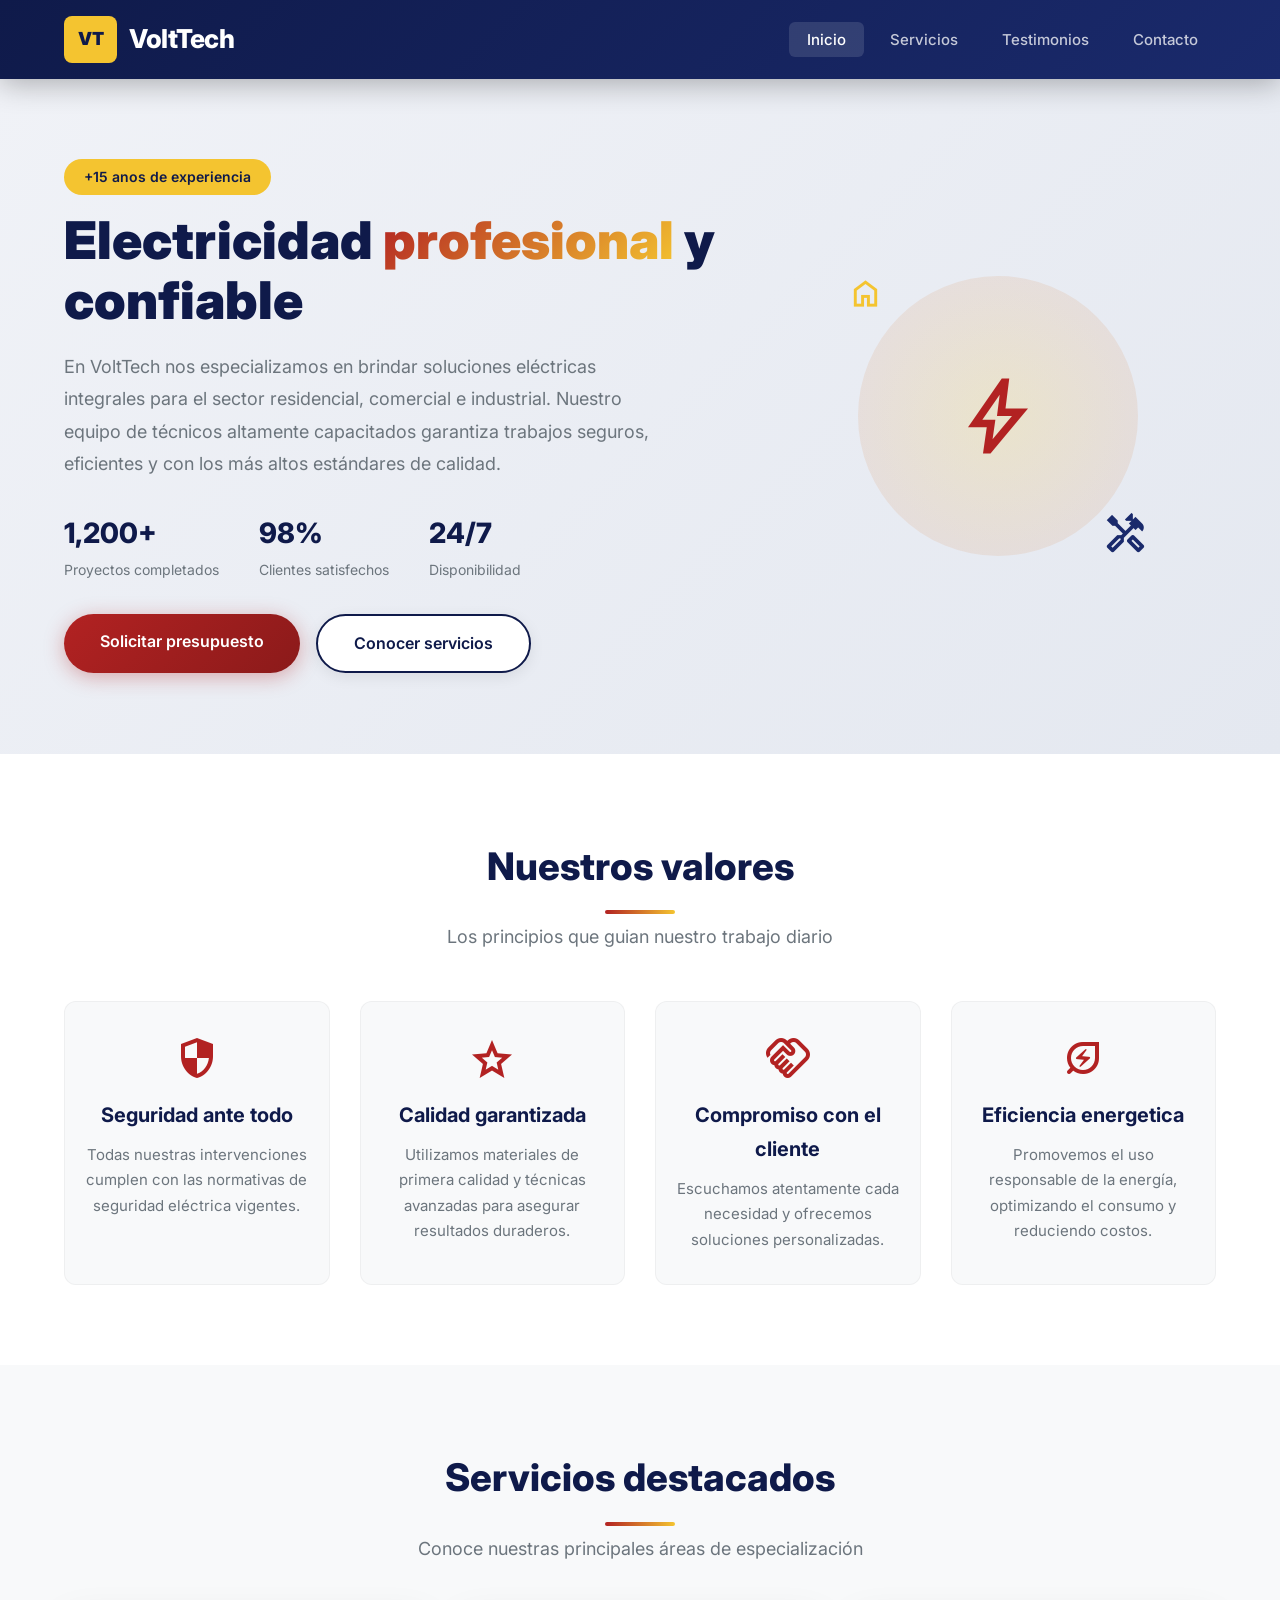
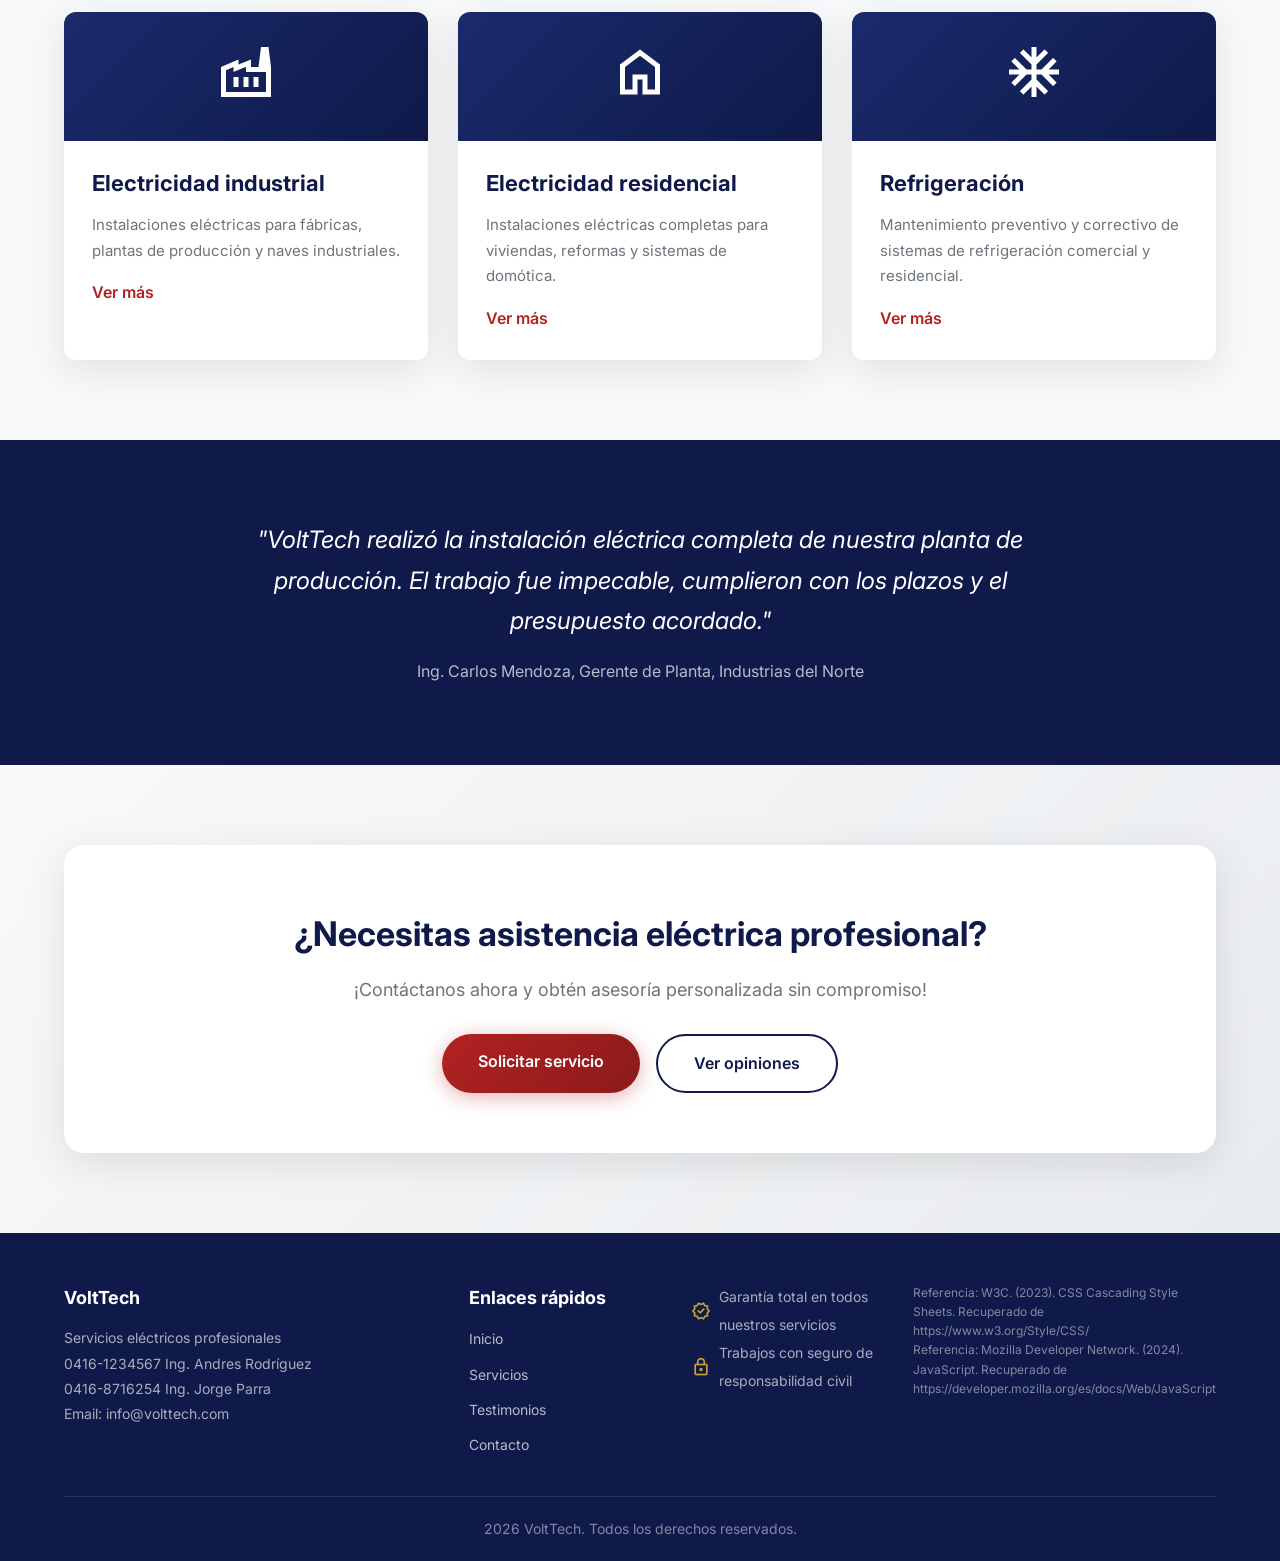
<file: index.html>
<!DOCTYPE html>
<html lang="es">
<head>
    <meta charset="UTF-8">
    <meta name="viewport" content="width=device-width, initial-scale=1.0">
    <title>VoltTech · Inicio | Soluciones Eléctricas Profesionales</title>
    <link rel="stylesheet" href="https://fonts.googleapis.com/css2?family=Inter:wght@300;400;500;600;700;800;900&display=swap">
    <link rel="stylesheet" href="https://fonts.googleapis.com/css2?family=Material+Symbols+Outlined:opsz,wght,FILL,GRAD@20..48,100..700,0,1" />
    <link rel="stylesheet" href="css/style.css">
</head>
<body>

    <header class="main-header">
        <div class="container">
            <div class="header-inner">
                <div class="logo">
                    <span class="logo-icon">VT</span>
                    <span class="logo-text">VoltTech</span>
                </div>
                <nav class="main-nav">
                    <ul>
                        <li><a href="index.html" class="nav-link active">Inicio</a></li>
                        <li><a href="servicios.html" class="nav-link">Servicios</a></li>
                        <li><a href="testimonios.html" class="nav-link">Testimonios</a></li>
                        <li><a href="contacto.html" class="nav-link">Contacto</a></li>
                    </ul>
                </nav>
            </div>
        </div>
    </header>

    <main>
        <section class="section hero">
            <div class="container">
                <div class="hero-grid">
                    <div class="hero-content">
                        <span class="hero-badge">+15 anos de experiencia</span>
                        <h1 class="hero-title">Electricidad <span class="highlight">profesional</span> y confiable</h1>
                        <p class="hero-desc">
                            En VoltTech nos especializamos en brindar soluciones eléctricas integrales para el sector residencial,
                            comercial e industrial. Nuestro equipo de técnicos altamente capacitados garantiza trabajos seguros,
                            eficientes y con los más altos estándares de calidad.
                        </p>
                        <div class="hero-stats">
                            <div class="stat-item">
                                <span class="stat-number">1,200+</span>
                                <span class="stat-label">Proyectos completados</span>
                            </div>
                            <div class="stat-item">
                                <span class="stat-number">98%</span>
                                <span class="stat-label">Clientes satisfechos</span>
                            </div>
                            <div class="stat-item">
                                <span class="stat-number">24/7</span>
                                <span class="stat-label">Disponibilidad</span>
                            </div>
                        </div>
                        <div class="hero-actions">
                            <a href="contacto.html" class="btn btn-primary">Solicitar presupuesto</a>
                            <a href="servicios.html" class="btn btn-secondary">Conocer servicios</a>
                        </div>
                    </div>
                    <div class="hero-visual">
                        <div class="hero-illustration">
                            <div class="circle-pulse"></div>
                            <span class="material-symbols-outlined icon-main">bolt</span>
                            <span class="material-symbols-outlined icon-secondary">handyman</span>
                            <span class="material-symbols-outlined icon-tertiary">home</span>
                        </div>
                    </div>
                </div>
            </div>
        </section>

        <section class="section values">
            <div class="container">
                <h2 class="section-title">Nuestros valores</h2>
                <p class="section-subtitle">Los principios que guian nuestro trabajo diario</p>
                <div class="values-grid">
                    <div class="value-card">
                        <span class="material-symbols-outlined value-icon">security</span>
                        <h3>Seguridad ante todo</h3>
                        <p>Todas nuestras intervenciones cumplen con las normativas de seguridad eléctrica vigentes.</p>
                    </div>
                    <div class="value-card">
                        <span class="material-symbols-outlined value-icon">star</span>
                        <h3>Calidad garantizada</h3>
                        <p>Utilizamos materiales de primera calidad y técnicas avanzadas para asegurar resultados duraderos.</p>
                    </div>
                    <div class="value-card">
                        <span class="material-symbols-outlined value-icon">handshake</span>
                        <h3>Compromiso con el cliente</h3>
                        <p>Escuchamos atentamente cada necesidad y ofrecemos soluciones personalizadas.</p>
                    </div>
                    <div class="value-card">
                        <span class="material-symbols-outlined value-icon">energy_savings_leaf</span>
                        <h3>Eficiencia energetica</h3>
                        <p>Promovemos el uso responsable de la energía, optimizando el consumo y reduciendo costos.</p>
                    </div>
                </div>
            </div>
        </section>

        <section class="section featured-services">
            <div class="container">
                <h2 class="section-title">Servicios destacados</h2>
                <p class="section-subtitle">Conoce nuestras principales áreas de especialización</p>
                <div class="featured-grid">
                    <div class="featured-card">
                        <div class="featured-image">
                            <span class="material-symbols-outlined">factory</span>
                        </div>
                        <div class="featured-content">
                            <h3>Electricidad industrial</h3>
                            <p>Instalaciones eléctricas para fábricas, plantas de producción y naves industriales.</p>
                            <a href="servicios.html#industrial" class="featured-link">Ver más</a>
                        </div>
                    </div>
                    <div class="featured-card">
                        <div class="featured-image">
                            <span class="material-symbols-outlined">home</span>
                        </div>
                        <div class="featured-content">
                            <h3>Electricidad residencial</h3>
                            <p>Instalaciones eléctricas completas para viviendas, reformas y sistemas de domótica.</p>
                            <a href="servicios.html#residencial" class="featured-link">Ver más</a>
                        </div>
                    </div>
                    <div class="featured-card">
                        <div class="featured-image">
                            <span class="material-symbols-outlined">ac_unit</span>
                        </div>
                        <div class="featured-content">
                            <h3>Refrigeración</h3>
                            <p>Mantenimiento preventivo y correctivo de sistemas de refrigeración comercial y residencial.</p>
                            <a href="servicios.html#refrigeracion" class="featured-link">Ver más</a>
                        </div>
                    </div>
                </div>
            </div>
        </section>

        <section class="section featured-testimonial">
            <div class="container">
                <div class="testimonial-highlight">
                    <blockquote>
                        "VoltTech realizó la instalación eléctrica completa de nuestra planta de producción. El trabajo fue impecable,
                        cumplieron con los plazos y el presupuesto acordado."
                    </blockquote>
                    <cite>Ing. Carlos Mendoza, Gerente de Planta, Industrias del Norte</cite>
                </div>
            </div>
        </section>

        <section class="section cta-section">
            <div class="container">
                <div class="cta-box">
                    <h2>¿Necesitas asistencia eléctrica profesional?</h2>
                    <p>¡Contáctanos ahora y obtén asesoría personalizada sin compromiso!</p>
                    <div class="cta-buttons">
                        <a href="contacto.html" class="btn btn-primary">Solicitar servicio</a>
                        <a href="testimonios.html" class="btn btn-outline">Ver opiniones</a>
                    </div>
                </div>
            </div>
        </section>
    </main>

    <footer class="main-footer">
        <div class="container">
            <div class="footer-grid">
                <div class="footer-info">
                    <h4>VoltTech</h4>
                    <p>Servicios eléctricos profesionales</p>
                        <p>0416-1234567 Ing. Andres Rodríguez</p>
                        <p>0416-8716254 Ing. Jorge Parra</p>
                    <p>Email: info@volttech.com</p>
                </div>
                <div class="footer-links">
                    <h4>Enlaces rápidos</h4>
                    <ul>
                        <li><a href="index.html">Inicio</a></li>
                        <li><a href="servicios.html">Servicios</a></li>
                        <li><a href="testimonios.html">Testimonios</a></li>
                        <li><a href="contacto.html">Contacto</a></li>
                    </ul>
                </div>
                <div class="footer-guarantee">
                    <p><span class="material-symbols-outlined">verified</span> Garantía total en todos nuestros servicios</p>
                    <p><span class="material-symbols-outlined">lock</span> Trabajos con seguro de responsabilidad civil</p>
                </div>
                <div class="footer-apa">
                    <p>Referencia: W3C. (2023). CSS Cascading Style Sheets. Recuperado de https://www.w3.org/Style/CSS/</p>
                    <p>Referencia: Mozilla Developer Network. (2024). JavaScript. Recuperado de https://developer.mozilla.org/es/docs/Web/JavaScript</p>
                </div>
            </div>
            <div class="footer-bottom">
                <p>2026 VoltTech. Todos los derechos reservados.</p>
            </div>
        </div>
    </footer>

    <script src="js/script.js"></script>
</body>
</html>
</file>
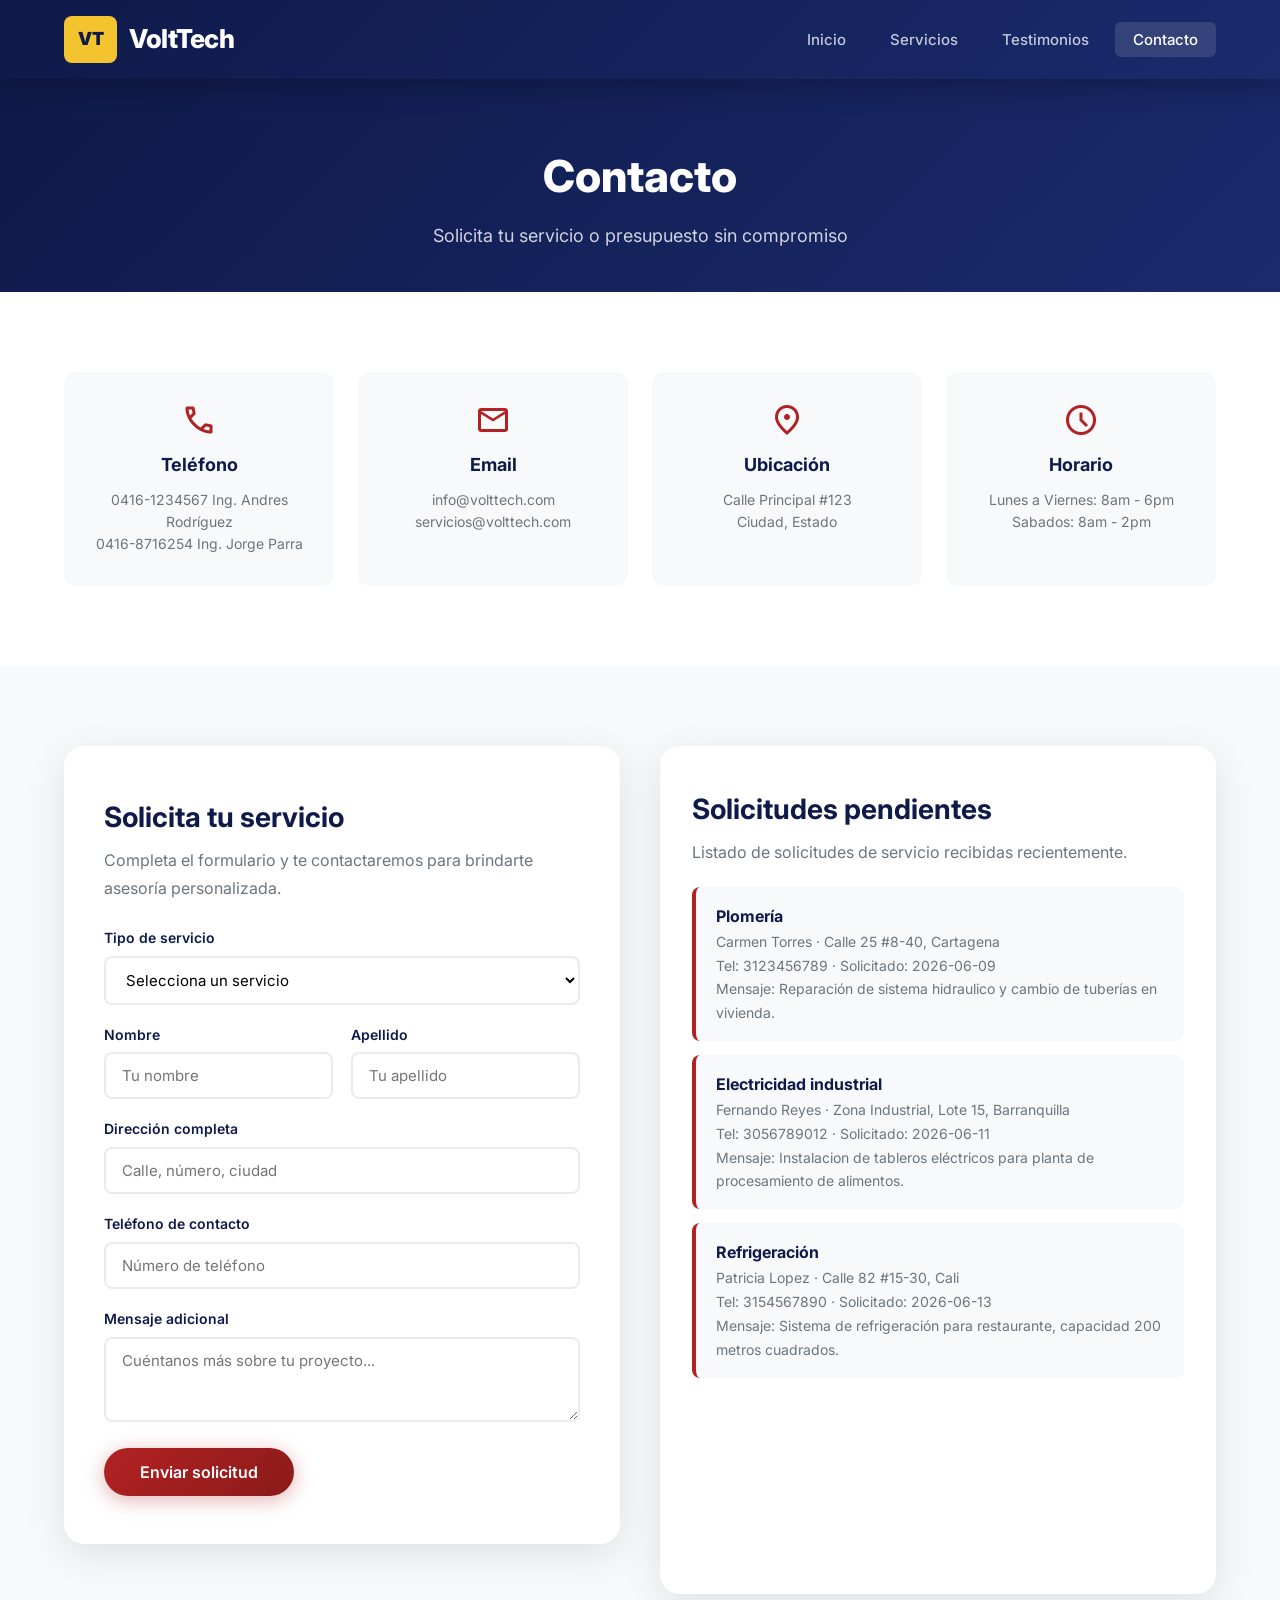
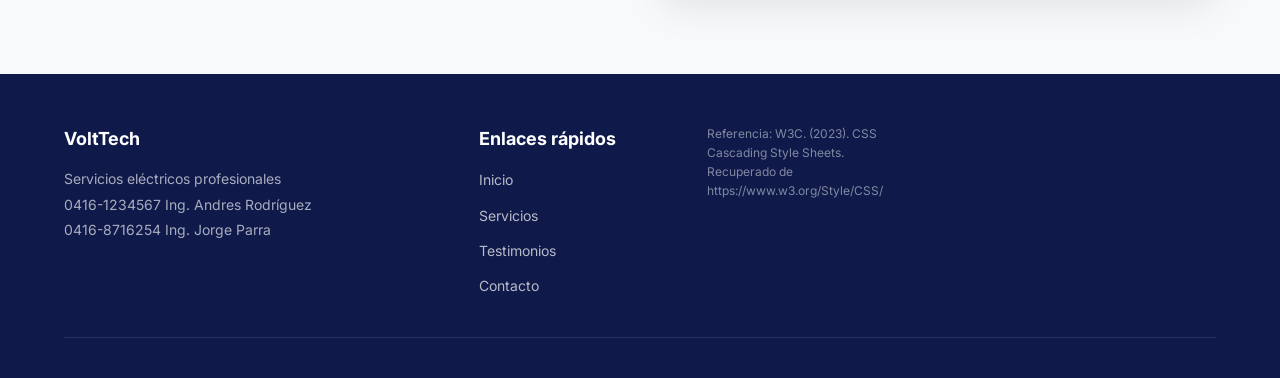
<file: contacto.html>
<!DOCTYPE html>
<html lang="es">
<head>
    <meta charset="UTF-8">
    <meta name="viewport" content="width=device-width, initial-scale=1.0">
    <title>VoltTech · Contacto | Solicita tu servicio eléctrico</title>
    <link rel="stylesheet" href="https://fonts.googleapis.com/css2?family=Inter:wght@300;400;500;600;700;800;900&display=swap">
    <link rel="stylesheet" href="https://fonts.googleapis.com/css2?family=Material+Symbols+Outlined:opsz,wght,FILL,GRAD@20..48,100..700,0,1" />
    <link rel="stylesheet" href="css/style.css">
</head>
<body>

    <header class="main-header">
        <div class="container">
            <div class="header-inner">
                <div class="logo">
                    <span class="logo-icon">VT</span>
                    <span class="logo-text">VoltTech</span>
                </div>
                <nav class="main-nav">
                    <ul>
                        <li><a href="index.html" class="nav-link">Inicio</a></li>
                        <li><a href="servicios.html" class="nav-link">Servicios</a></li>
                        <li><a href="testimonios.html" class="nav-link">Testimonios</a></li>
                        <li><a href="contacto.html" class="nav-link active">Contacto</a></li>
                    </ul>
                </nav>
            </div>
        </div>
    </header>

    <main>
        <section class="section page-header">
            <div class="container">
                <h1 class="page-title">Contacto</h1>
                <p class="page-subtitle">Solicita tu servicio o presupuesto sin compromiso</p>
            </div>
        </section>

        <section class="section contact-info">
            <div class="container">
                <div class="contact-cards">
                    <div class="contact-card">
                        <span class="material-symbols-outlined contact-card-icon">call</span>
                        <h3>Teléfono</h3>
                        <p>0416-1234567 Ing. Andres Rodríguez</p>
                        <p>0416-8716254 Ing. Jorge Parra</p>
                    </div>
                    <div class="contact-card">
                        <span class="material-symbols-outlined contact-card-icon">mail</span>
                        <h3>Email</h3>
                        <p>info@volttech.com</p>
                        <p>servicios@volttech.com</p>
                    </div>
                    <div class="contact-card">
                        <span class="material-symbols-outlined contact-card-icon">location_on</span>
                        <h3>Ubicación</h3>
                        <p>Calle Principal #123</p>
                        <p>Ciudad, Estado</p>
                    </div>
                    <div class="contact-card">
                        <span class="material-symbols-outlined contact-card-icon">schedule</span>
                        <h3>Horario</h3>
                        <p>Lunes a Viernes: 8am - 6pm</p>
                        <p>Sabados: 8am - 2pm</p>
                    </div>
                </div>
            </div>
        </section>

        <section class="section contact-form-section">
            <div class="container">
                <div class="contact-grid">
                    <div class="contact-form-container">
                        <h2>Solicita tu servicio</h2>
                        <p>Completa el formulario y te contactaremos para brindarte asesoría personalizada.</p>
                        <form id="serviceForm" class="service-form">
                            <div class="form-group">
                                <label for="servicioTipo">Tipo de servicio</label>
                                <select id="servicioTipo" required>
                                    <option value="">Selecciona un servicio</option>
                                    <option value="Electricidad industrial">Electricidad industrial</option>
                                    <option value="Electricidad residencial">Electricidad residencial</option>
                                    <option value="Mantenimiento de plantas electricas">Mantenimiento de plantas eléctricas</option>
                                    <option value="Refrigeracion">Refrigeración</option>
                                    <option value="Plomeria">Plomería</option>
                                    <option value="Otro">Otro</option>
                                </select>
                            </div>
                            <div class="form-row">
                                <div class="form-group">
                                    <label for="nombreCliente">Nombre</label>
                                    <input type="text" id="nombreCliente" placeholder="Tu nombre" required>
                                </div>
                                <div class="form-group">
                                    <label for="apellidoCliente">Apellido</label>
                                    <input type="text" id="apellidoCliente" placeholder="Tu apellido" required>
                                </div>
                            </div>
                            <div class="form-group">
                                <label for="direccion">Dirección completa</label>
                                <input type="text" id="direccion" placeholder="Calle, número, ciudad" required>
                            </div>
                            <div class="form-group">
                                <label for="telefono">Teléfono de contacto</label>
                                <input type="tel" id="telefono" placeholder="Número de teléfono" required>
                            </div>
                            <div class="form-group">
                                <label for="mensaje">Mensaje adicional</label>
                                <textarea id="mensaje" placeholder="Cuéntanos más sobre tu proyecto..." rows="3"></textarea>
                            </div>
                            <button type="submit" class="btn btn-primary">Enviar solicitud</button>
                        </form>
                    </div>

                    <div class="request-list-container">
                        <h2>Solicitudes pendientes</h2>
                        <p>Listado de solicitudes de servicio recibidas recientemente.</p>
                        <ul id="requestList" class="request-list">
                        </ul>
                    </div>
                </div>
            </div>
        </section>
    </main>

    <footer class="main-footer">
        <div class="container">
            <div class="footer-grid">
                <div class="footer-info">
                    <h4>VoltTech</h4>
                    <p>Servicios eléctricos profesionales</p>
                        <p>0416-1234567 Ing. Andres Rodríguez</p>
                        <p>0416-8716254 Ing. Jorge Parra</p>
                </div>
                <div class="footer-links">
                    <h4>Enlaces rápidos</h4>
                    <ul>
                        <li><a href="index.html">Inicio</a></li>
                        <li><a href="servicios.html">Servicios</a></li>
                        <li><a href="testimonios.html">Testimonios</a></li>
                        <li><a href="contacto.html">Contacto</a></li>
                    </ul>
                </div>
                <div class="footer-apa">
                    <p>Referencia: W3C. (2023). CSS Cascading Style Sheets. Recuperado de https://www.w3.org/Style/CSS/</p>
                </div>
            </div>
        </div>
    </footer>

    <script src="js/script.js"></script>
</body>
</html>
</file>
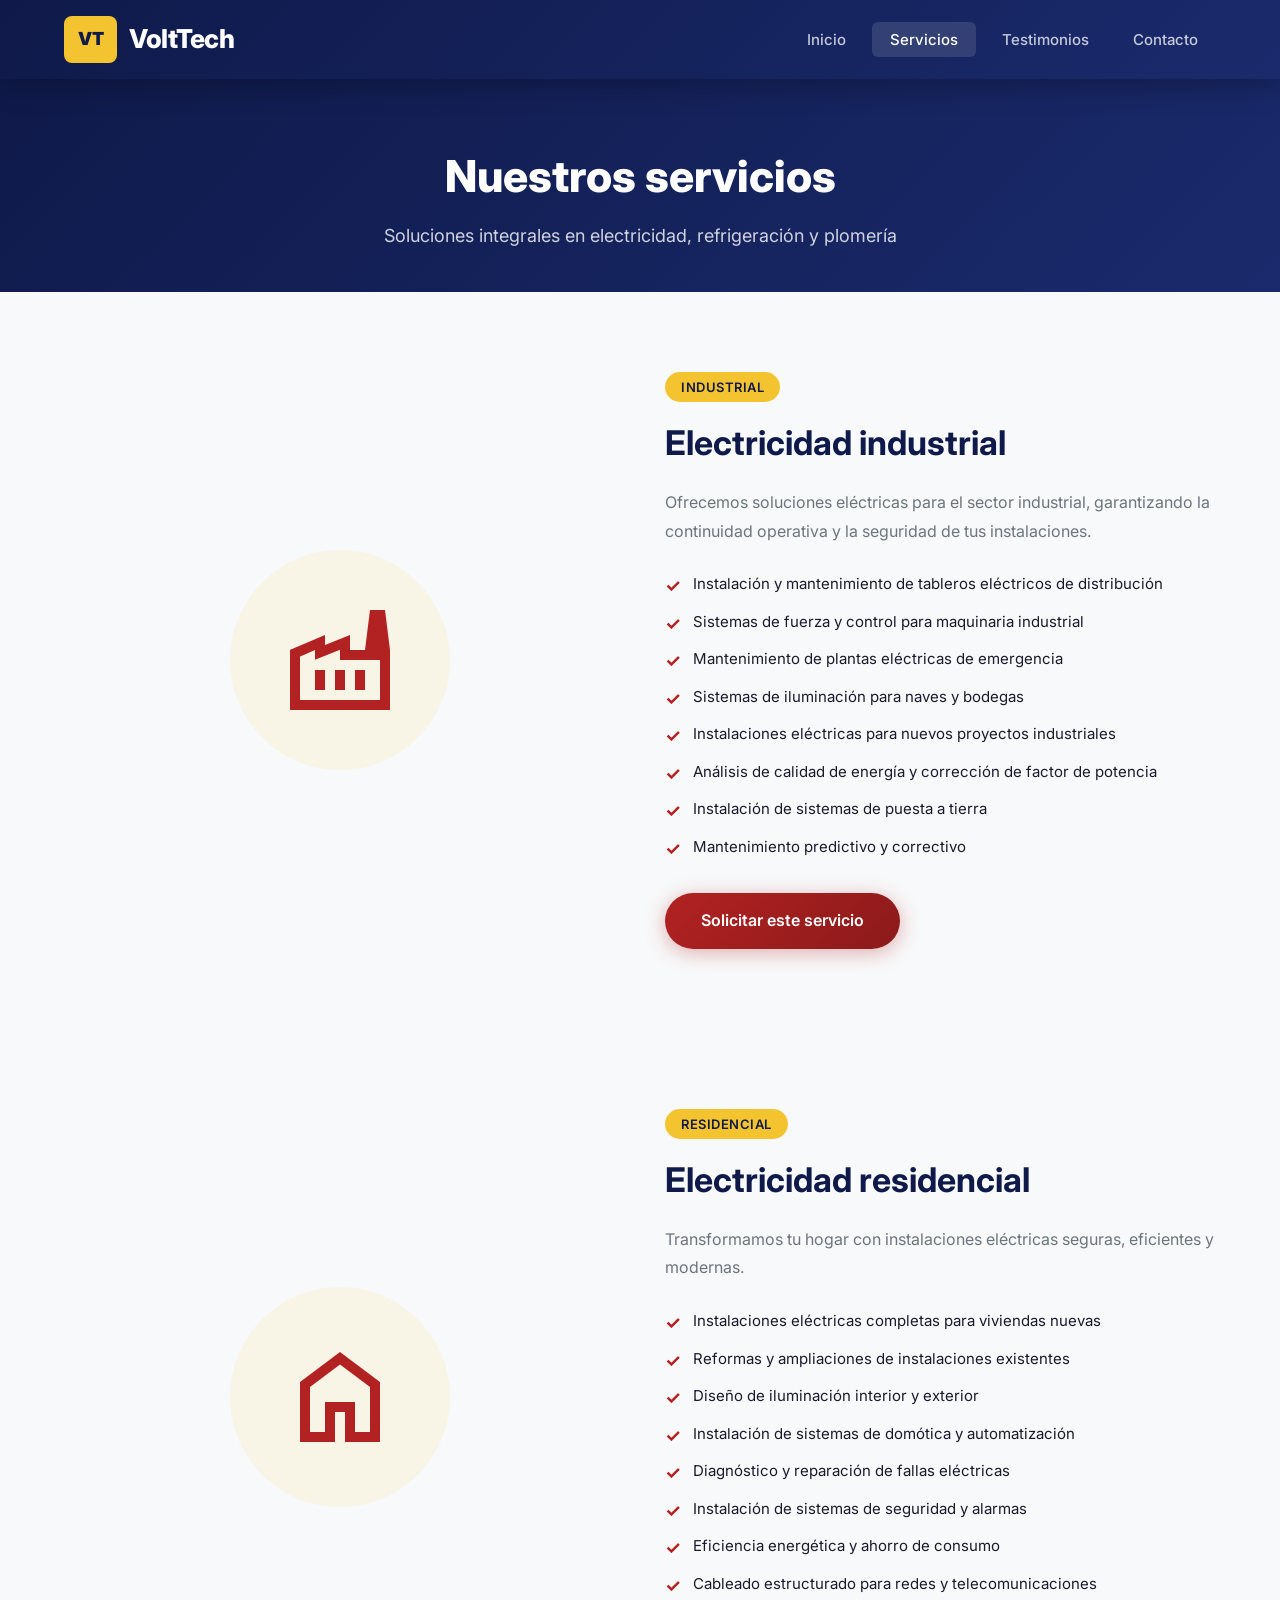
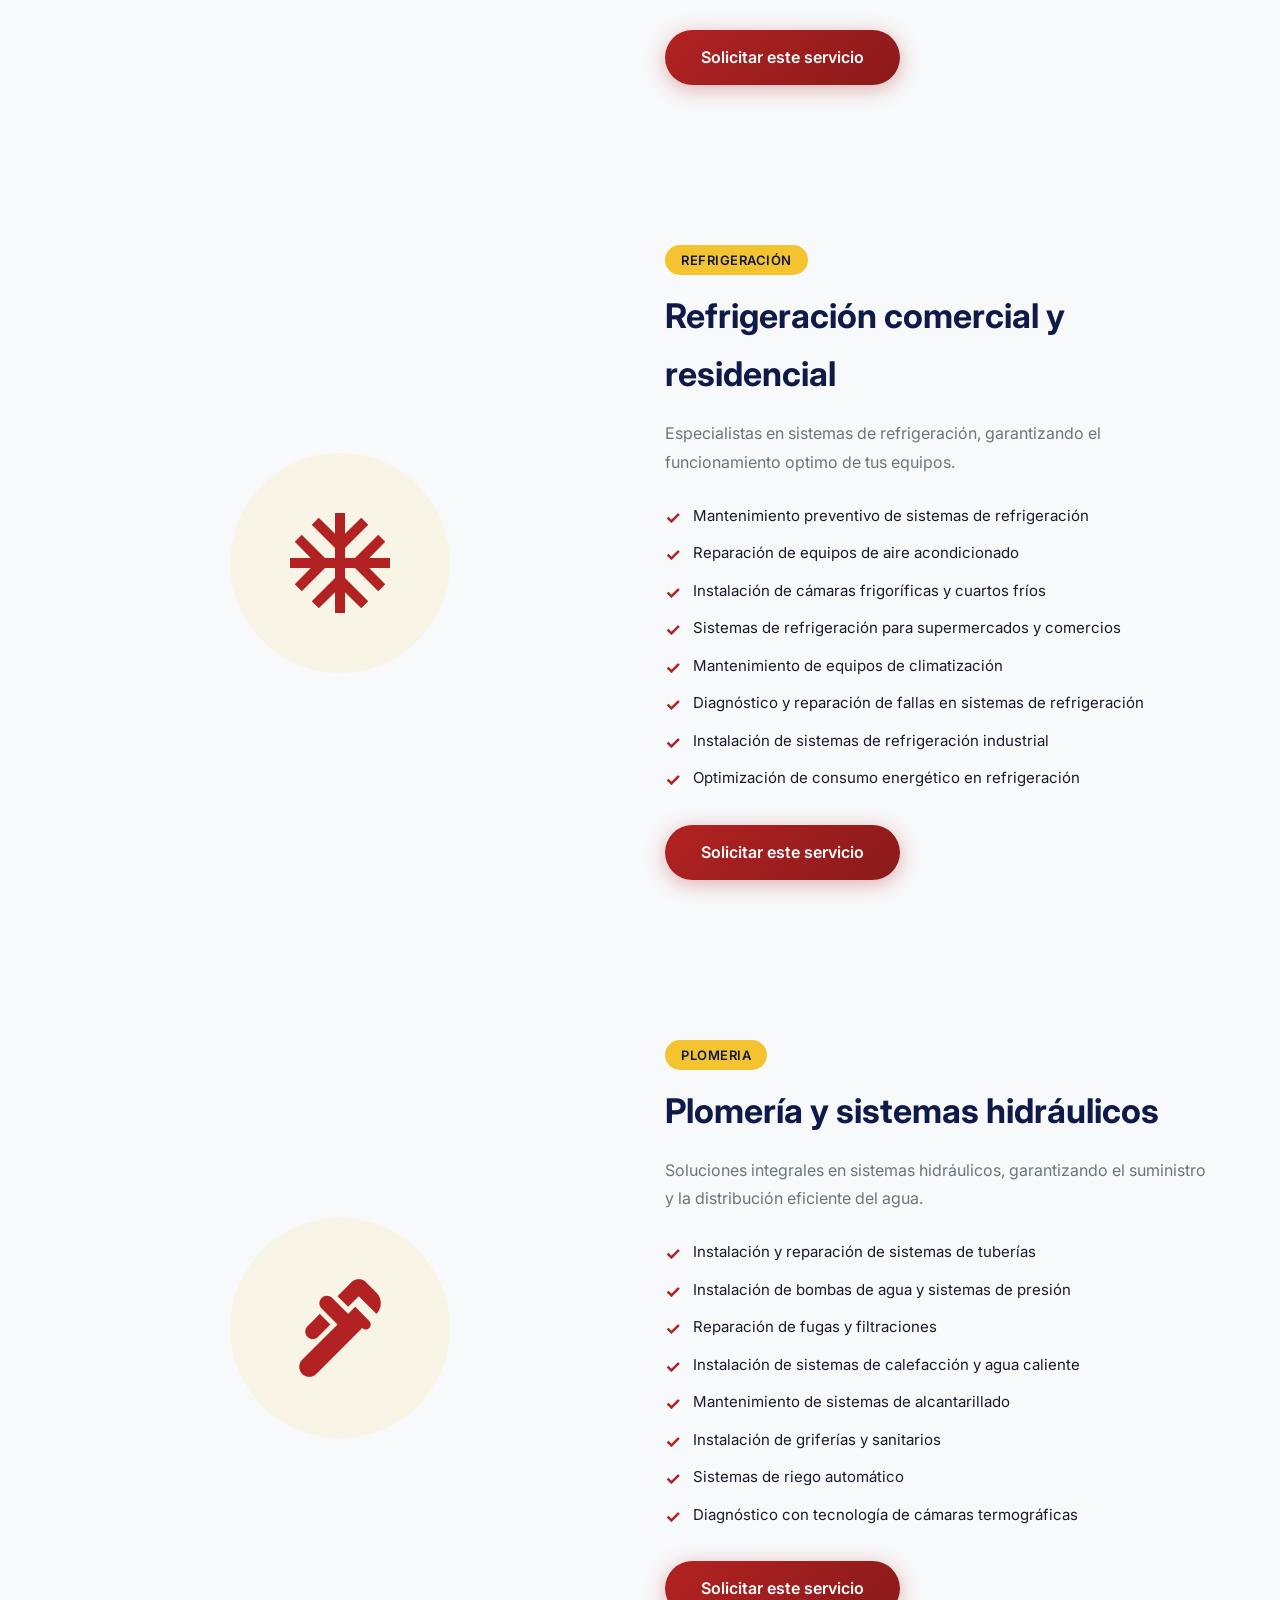
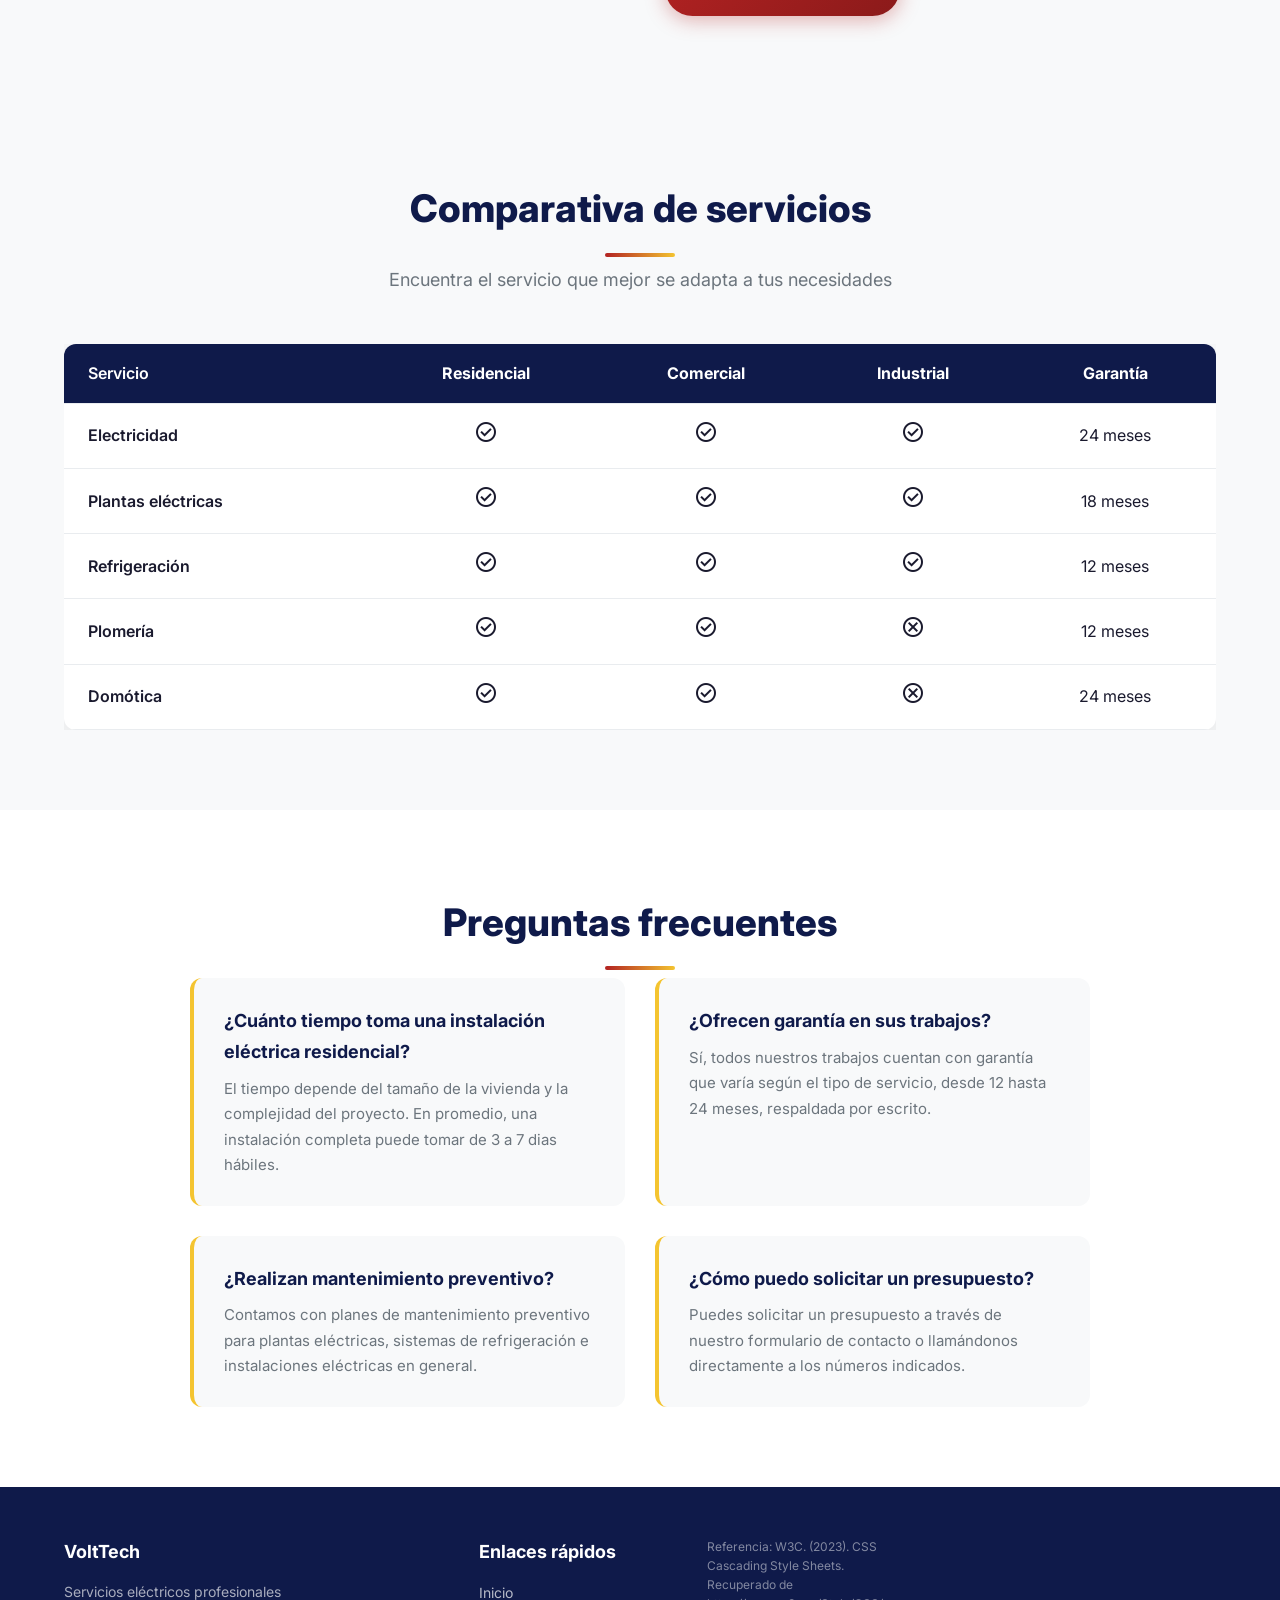
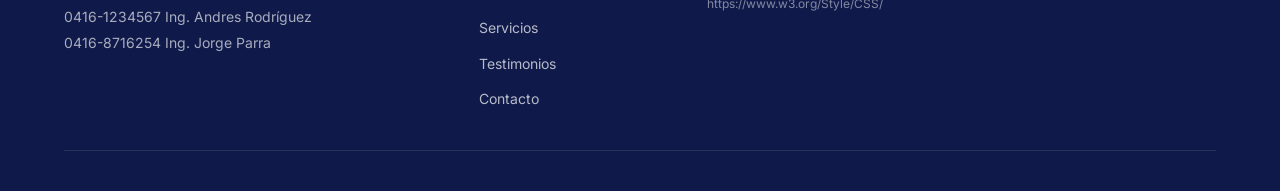
<file: servicios.html>
<!DOCTYPE html>
<html lang="es">
<head>
    <meta charset="UTF-8">
    <meta name="viewport" content="width=device-width, initial-scale=1.0">
    <title>VoltTech · Servicios | Soluciones Eléctricas Profesionales</title>
    <link rel="stylesheet" href="https://fonts.googleapis.com/css2?family=Inter:wght@300;400;500;600;700;800;900&display=swap">
    <link rel="stylesheet" href="https://fonts.googleapis.com/css2?family=Material+Symbols+Outlined:opsz,wght,FILL,GRAD@20..48,100..700,0,1" />
    <link rel="stylesheet" href="css/style.css">
</head>
<body>

    <header class="main-header">
        <div class="container">
            <div class="header-inner">
                <div class="logo">
                    <span class="logo-icon">VT</span>
                    <span class="logo-text">VoltTech</span>
                </div>
                <nav class="main-nav">
                    <ul>
                        <li><a href="index.html" class="nav-link">Inicio</a></li>
                        <li><a href="servicios.html" class="nav-link active">Servicios</a></li>
                        <li><a href="testimonios.html" class="nav-link">Testimonios</a></li>
                        <li><a href="contacto.html" class="nav-link">Contacto</a></li>
                    </ul>
                </nav>
            </div>
        </div>
    </header>

    <main>
        <section class="section page-header">
            <div class="container">
                <h1 class="page-title">Nuestros servicios</h1>
                <p class="page-subtitle">Soluciones integrales en electricidad, refrigeración y plomería</p>
            </div>
        </section>

        <section id="industrial" class="section service-detail">
            <div class="container">
                <div class="service-detail-grid reverse">
                    <div class="service-detail-content">
                        <span class="service-tag">Industrial</span>
                        <h2>Electricidad industrial</h2>
                        <p>Ofrecemos soluciones eléctricas para el sector industrial, garantizando la continuidad operativa y la seguridad de tus instalaciones.</p>
                        <ul class="service-features">
                            <li>Instalación y mantenimiento de tableros eléctricos de distribución</li>
                            <li>Sistemas de fuerza y control para maquinaria industrial</li>
                            <li>Mantenimiento de plantas eléctricas de emergencia</li>
                            <li>Sistemas de iluminación para naves y bodegas</li>
                            <li>Instalaciones eléctricas para nuevos proyectos industriales</li>
                            <li>Análisis de calidad de energía y corrección de factor de potencia</li>
                            <li>Instalación de sistemas de puesta a tierra</li>
                            <li>Mantenimiento predictivo y correctivo</li>
                        </ul>
                        <a href="contacto.html" class="btn btn-primary">Solicitar este servicio</a>
                    </div>
                    <div class="service-detail-image">
                        <span class="material-symbols-outlined service-icon-large">factory</span>
                    </div>
                </div>
            </div>
        </section>

        <section id="residencial" class="section service-detail alt-bg">
            <div class="container">
                <div class="service-detail-grid">
                    <div class="service-detail-image">
                        <span class="material-symbols-outlined service-icon-large">home</span>
                    </div>
                    <div class="service-detail-content">
                        <span class="service-tag">Residencial</span>
                        <h2>Electricidad residencial</h2>
                        <p>Transformamos tu hogar con instalaciones eléctricas seguras, eficientes y modernas.</p>
                        <ul class="service-features">
                            <li>Instalaciones eléctricas completas para viviendas nuevas</li>
                            <li>Reformas y ampliaciones de instalaciones existentes</li>
                            <li>Diseño de iluminación interior y exterior</li>
                            <li>Instalación de sistemas de domótica y automatización</li>
                            <li>Diagnóstico y reparación de fallas eléctricas</li>
                            <li>Instalación de sistemas de seguridad y alarmas</li>
                            <li>Eficiencia energética y ahorro de consumo</li>
                            <li>Cableado estructurado para redes y telecomunicaciones</li>
                        </ul>
                        <a href="contacto.html" class="btn btn-primary">Solicitar este servicio</a>
                    </div>
                </div>
            </div>
        </section>

        <section id="refrigeracion" class="section service-detail">
            <div class="container">
                <div class="service-detail-grid reverse">
                    <div class="service-detail-content">
                        <span class="service-tag">Refrigeración</span>
                        <h2>Refrigeración comercial y residencial</h2>
                        <p>Especialistas en sistemas de refrigeración, garantizando el funcionamiento optimo de tus equipos.</p>
                        <ul class="service-features">
                            <li>Mantenimiento preventivo de sistemas de refrigeración</li>
                            <li>Reparación de equipos de aire acondicionado</li>
                            <li>Instalación de cámaras frigoríficas y cuartos fríos</li>
                            <li>Sistemas de refrigeración para supermercados y comercios</li>
                            <li>Mantenimiento de equipos de climatización</li>
                            <li>Diagnóstico y reparación de fallas en sistemas de refrigeración</li>
                            <li>Instalación de sistemas de refrigeración industrial</li>
                            <li>Optimización de consumo energético en refrigeración</li>
                        </ul>
                        <a href="contacto.html" class="btn btn-primary">Solicitar este servicio</a>
                    </div>
                    <div class="service-detail-image">
                        <span class="material-symbols-outlined service-icon-large">ac_unit</span>
                    </div>
                </div>
            </div>
        </section>

        <section id="plomeria" class="section service-detail alt-bg">
            <div class="container">
                <div class="service-detail-grid">
                    <div class="service-detail-image">
                        <span class="material-symbols-outlined service-icon-large">plumbing</span>
                    </div>
                    <div class="service-detail-content">
                        <span class="service-tag">Plomeria</span>
                        <h2>Plomería y sistemas hidráulicos</h2>
                        <p>Soluciones integrales en sistemas hidráulicos, garantizando el suministro y la distribución eficiente del agua.</p>
                        <ul class="service-features">
                            <li>Instalación y reparación de sistemas de tuberías</li>
                            <li>Instalación de bombas de agua y sistemas de presión</li>
                            <li>Reparación de fugas y filtraciones</li>
                            <li>Instalación de sistemas de calefacción y agua caliente</li>
                            <li>Mantenimiento de sistemas de alcantarillado</li>
                            <li>Instalación de griferías y sanitarios</li>
                            <li>Sistemas de riego automático</li>
                            <li>Diagnóstico con tecnología de cámaras termográficas</li>
                        </ul>
                        <a href="contacto.html" class="btn btn-primary">Solicitar este servicio</a>
                    </div>
                </div>
            </div>
        </section>

        <section class="section service-comparison">
            <div class="container">
                <h2 class="section-title">Comparativa de servicios</h2>
                <p class="section-subtitle">Encuentra el servicio que mejor se adapta a tus necesidades</p>
                <div class="table-wrapper">
                    <table class="comparison-table">
                        <thead>
                            <tr>
                                <th>Servicio</th>
                                <th>Residencial</th>
                                <th>Comercial</th>
                                <th>Industrial</th>
                                <th>Garantía</th>
                            </tr>
                        </thead>
                        <tbody>
                            <tr>
                                <td>Electricidad</td>
                                <td><span class="material-symbols-outlined">check_circle</span></td>
                                <td><span class="material-symbols-outlined">check_circle</span></td>
                                <td><span class="material-symbols-outlined">check_circle</span></td>
                                <td>24 meses</td>
                            </tr>
                            <tr>
                                <td>Plantas eléctricas</td>
                                <td><span class="material-symbols-outlined">check_circle</span></td>
                                <td><span class="material-symbols-outlined">check_circle</span></td>
                                <td><span class="material-symbols-outlined">check_circle</span></td>
                                <td>18 meses</td>
                            </tr>
                            <tr>
                                <td>Refrigeración</td>
                                <td><span class="material-symbols-outlined">check_circle</span></td>
                                <td><span class="material-symbols-outlined">check_circle</span></td>
                                <td><span class="material-symbols-outlined">check_circle</span></td>
                                <td>12 meses</td>
                            </tr>
                            <tr>
                                <td>Plomería</td>
                                <td><span class="material-symbols-outlined">check_circle</span></td>
                                <td><span class="material-symbols-outlined">check_circle</span></td>
                                <td><span class="material-symbols-outlined">cancel</span></td>
                                <td>12 meses</td>
                            </tr>
                            <tr>
                                <td>Domótica</td>
                                <td><span class="material-symbols-outlined">check_circle</span></td>
                                <td><span class="material-symbols-outlined">check_circle</span></td>
                                <td><span class="material-symbols-outlined">cancel</span></td>
                                <td>24 meses</td>
                            </tr>
                        </tbody>
                    </table>
                </div>
            </div>
        </section>

        <section class="section faq">
            <div class="container">
                <h2 class="section-title">Preguntas frecuentes</h2>
                <div class="faq-grid">
                    <div class="faq-item">
                        <h3>¿Cuánto tiempo toma una instalación eléctrica residencial?</h3>
                        <p>El tiempo depende del tamaño de la vivienda y la complejidad del proyecto. En promedio, una instalación completa puede tomar de 3 a 7 dias hábiles.</p>
                    </div>
                    <div class="faq-item">
                        <h3>¿Ofrecen garantía en sus trabajos?</h3>
                        <p>Sí, todos nuestros trabajos cuentan con garantía que varía según el tipo de servicio, desde 12 hasta 24 meses, respaldada por escrito.</p>
                    </div>
                    <div class="faq-item">
                        <h3>¿Realizan mantenimiento preventivo?</h3>
                        <p>Contamos con planes de mantenimiento preventivo para plantas eléctricas, sistemas de refrigeración e instalaciones eléctricas en general.</p>
                    </div>
                    <div class="faq-item">
                        <h3>¿Cómo puedo solicitar un presupuesto?</h3>
                        <p>Puedes solicitar un presupuesto a través de nuestro formulario de contacto o llamándonos directamente a los números indicados.</p>
                    </div>
                </div>
            </div>
        </section>
    </main>

    <footer class="main-footer">
        <div class="container">
            <div class="footer-grid">
                <div class="footer-info">
                    <h4>VoltTech</h4>
                    <p>Servicios eléctricos profesionales</p>
                        <p>0416-1234567 Ing. Andres Rodríguez</p>
                        <p>0416-8716254 Ing. Jorge Parra</p>
                </div>
                <div class="footer-links">
                    <h4>Enlaces rápidos</h4>
                    <ul>
                        <li><a href="index.html">Inicio</a></li>
                        <li><a href="servicios.html">Servicios</a></li>
                        <li><a href="testimonios.html">Testimonios</a></li>
                        <li><a href="contacto.html">Contacto</a></li>
                    </ul>
                </div>
                <div class="footer-apa">
                    <p>Referencia: W3C. (2023). CSS Cascading Style Sheets. Recuperado de https://www.w3.org/Style/CSS/</p>
                </div>
            </div>
        </div>
    </footer>

    <script src="js/script.js"></script>
</body>
</html>
</file>
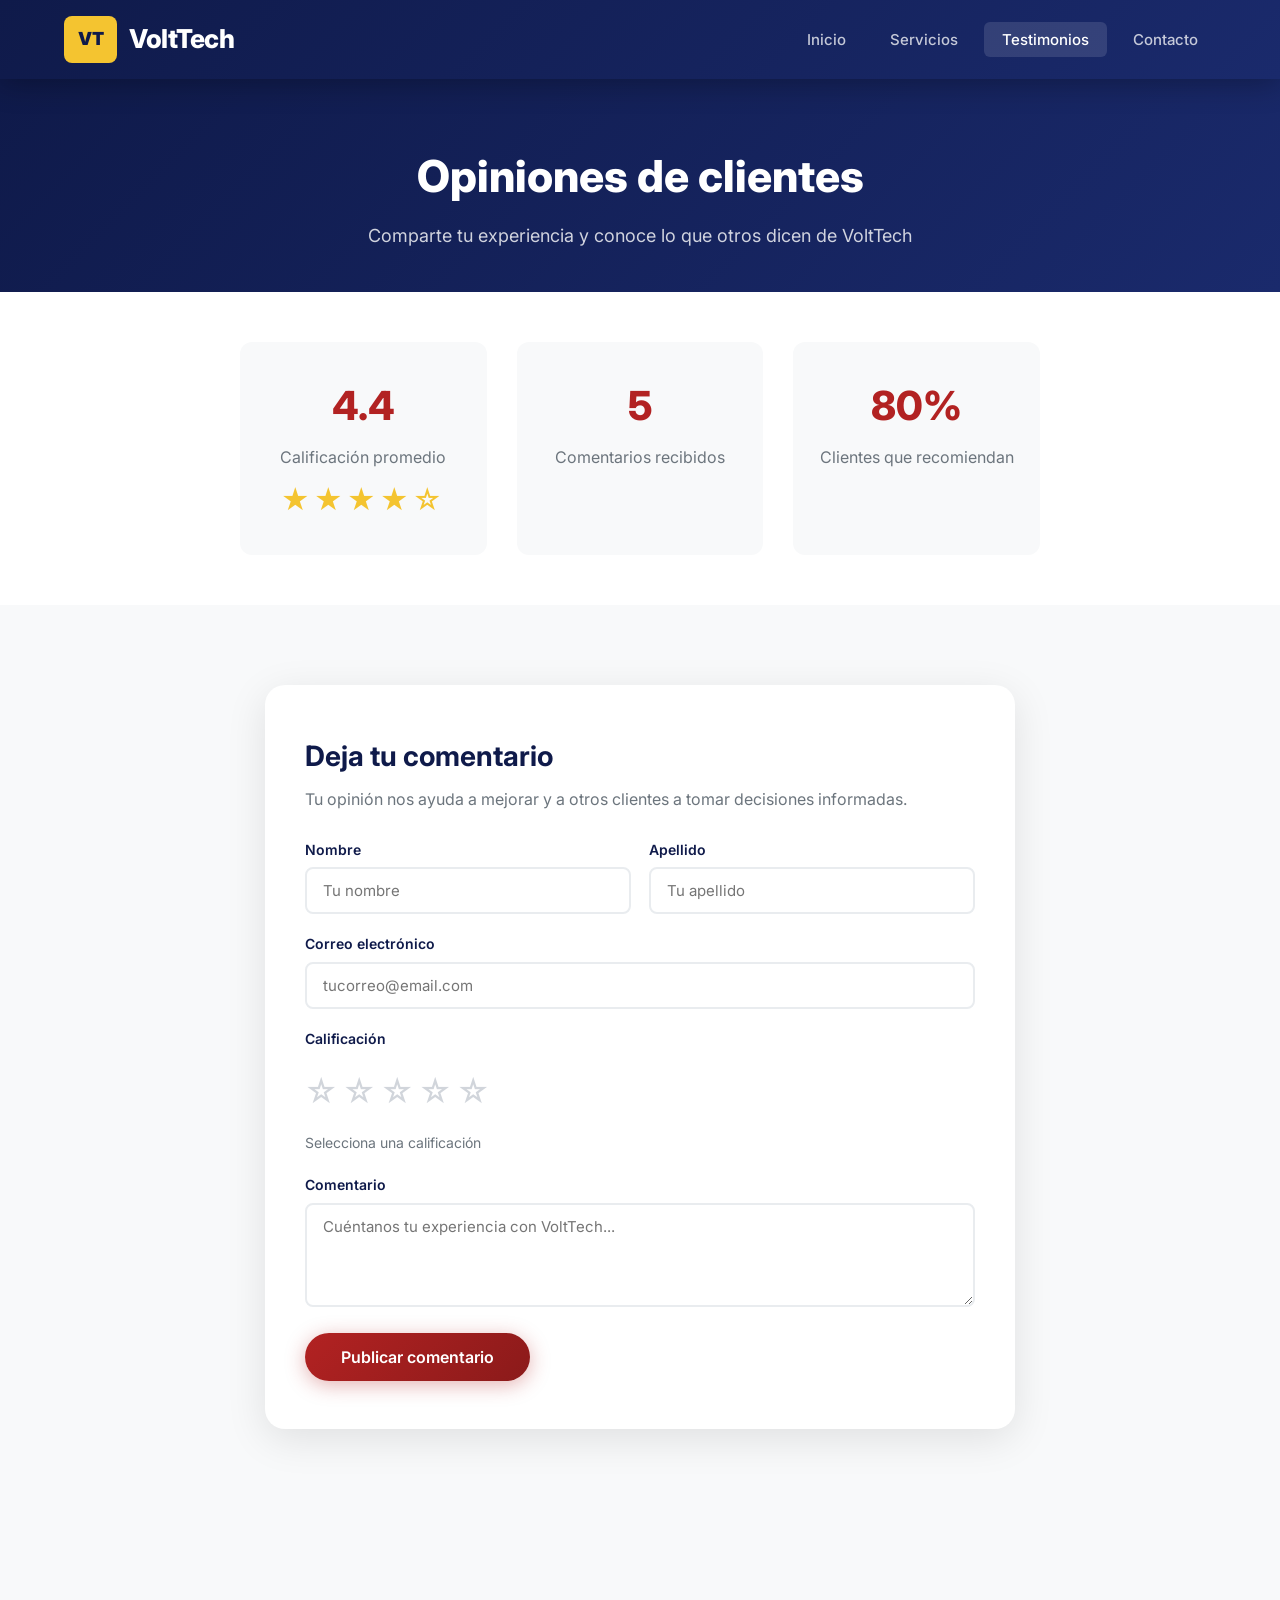
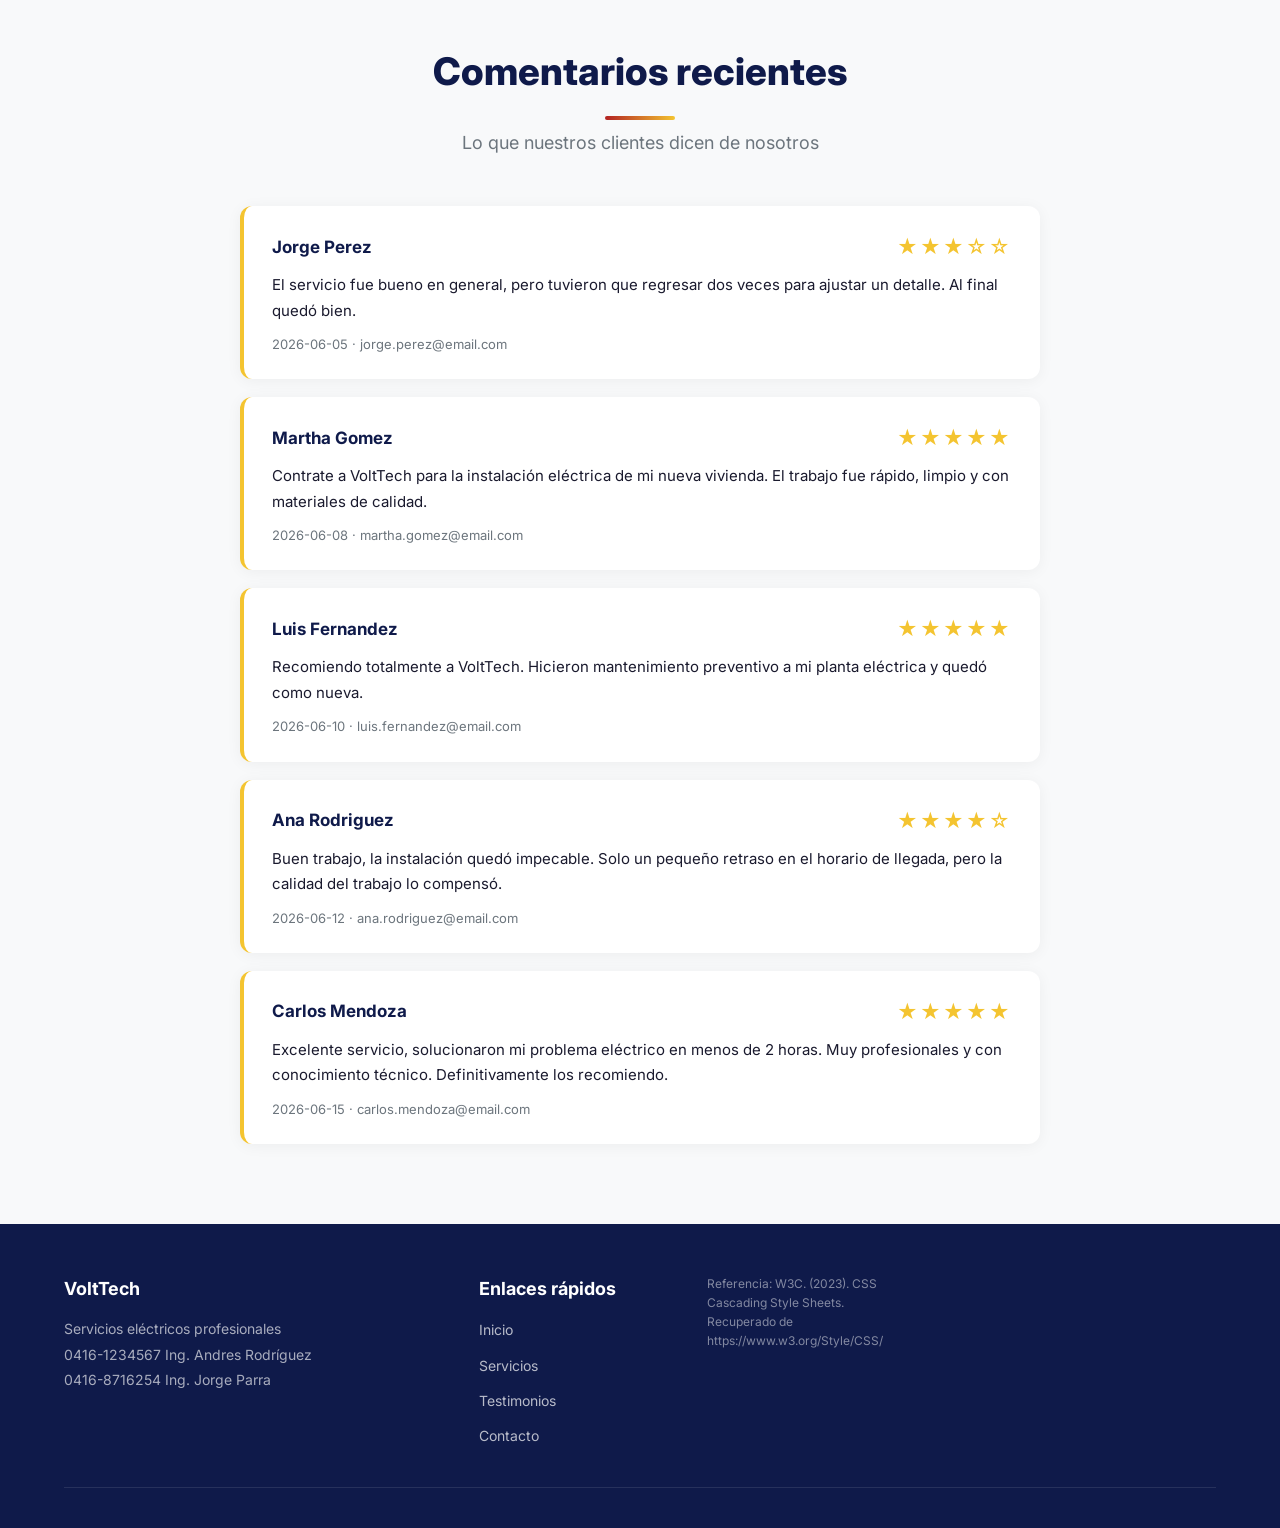
<file: testimonios.html>
<!DOCTYPE html>
<html lang="es">
<head>
    <meta charset="UTF-8">
    <meta name="viewport" content="width=device-width, initial-scale=1.0">
    <title>VoltTech · Testimonios | Opiniones de nuestros clientes</title>
    <link rel="stylesheet" href="https://fonts.googleapis.com/css2?family=Inter:wght@300;400;500;600;700;800;900&display=swap">
    <link rel="stylesheet" href="https://fonts.googleapis.com/css2?family=Material+Symbols+Outlined:opsz,wght,FILL,GRAD@20..48,100..700,0,1" />
    <link rel="stylesheet" href="css/style.css">
</head>
<body>

    <header class="main-header">
        <div class="container">
            <div class="header-inner">
                <div class="logo">
                    <span class="logo-icon">VT</span>
                    <span class="logo-text">VoltTech</span>
                </div>
                <nav class="main-nav">
                    <ul>
                        <li><a href="index.html" class="nav-link">Inicio</a></li>
                        <li><a href="servicios.html" class="nav-link">Servicios</a></li>
                        <li><a href="testimonios.html" class="nav-link active">Testimonios</a></li>
                        <li><a href="contacto.html" class="nav-link">Contacto</a></li>
                    </ul>
                </nav>
            </div>
        </div>
    </header>

    <main>
        <section class="section page-header">
            <div class="container">
                <h1 class="page-title">Opiniones de clientes</h1>
                <p class="page-subtitle">Comparte tu experiencia y conoce lo que otros dicen de VoltTech</p>
            </div>
        </section>

        <section class="section satisfaction-stats">
            <div class="container">
                <div class="stats-grid" id="statsGrid">
                    <div class="stat-box">
                        <span class="stat-number" id="avgRating">0.0</span>
                        <span class="stat-label">Calificación promedio</span>
                        <span class="stat-stars" id="avgStars">☆☆☆☆☆</span>
                    </div>
                    <div class="stat-box">
                        <span class="stat-number" id="totalComments">0</span>
                        <span class="stat-label">Comentarios recibidos</span>
                    </div>
                    <div class="stat-box">
                        <span class="stat-number" id="recommendRate">0%</span>
                        <span class="stat-label">Clientes que recomiendan</span>
                    </div>
                </div>
            </div>
        </section>

        <section class="section comment-form-section">
            <div class="container">
                <div class="testimonial-form-container">
                    <h2>Deja tu comentario</h2>
                    <p>Tu opinión nos ayuda a mejorar y a otros clientes a tomar decisiones informadas.</p>
                    <form id="commentForm" class="comment-form">
                        <div class="form-row">
                            <div class="form-group">
                                <label for="nombre">Nombre</label>
                                <input type="text" id="nombre" placeholder="Tu nombre" required>
                            </div>
                            <div class="form-group">
                                <label for="apellido">Apellido</label>
                                <input type="text" id="apellido" placeholder="Tu apellido" required>
                            </div>
                        </div>
                        <div class="form-group">
                            <label for="correo">Correo electrónico</label>
                            <input type="email" id="correo" placeholder="tucorreo@email.com" required>
                        </div>
                        <div class="form-group">
                            <label>Calificación</label>
                            <div class="stars-container" id="starsContainer">
                                <span class="star" data-value="1">☆</span>
                                <span class="star" data-value="2">☆</span>
                                <span class="star" data-value="3">☆</span>
                                <span class="star" data-value="4">☆</span>
                                <span class="star" data-value="5">☆</span>
                            </div>
                            <input type="hidden" id="calificacion" value="0">
                            <span class="rating-text" id="ratingText">Selecciona una calificación</span>
                        </div>
                        <div class="form-group">
                            <label for="comentario">Comentario</label>
                            <textarea id="comentario" placeholder="Cuéntanos tu experiencia con VoltTech..." rows="4" required></textarea>
                        </div>
                        <button type="submit" class="btn btn-primary">Publicar comentario</button>
                    </form>
                </div>
            </div>
        </section>

        <section class="section comment-list-section">
            <div class="container">
                <h2 class="section-title">Comentarios recientes</h2>
                <p class="section-subtitle">Lo que nuestros clientes dicen de nosotros</p>
                <div id="commentList" class="comment-list">
                </div>
            </div>
        </section>
    </main>

    <footer class="main-footer">
        <div class="container">
            <div class="footer-grid">
                <div class="footer-info">
                    <h4>VoltTech</h4>
                    <p>Servicios eléctricos profesionales</p>
                        <p>0416-1234567 Ing. Andres Rodríguez</p>
                        <p>0416-8716254 Ing. Jorge Parra</p>
                </div>
                <div class="footer-links">
                    <h4>Enlaces rápidos</h4>
                    <ul>
                        <li><a href="index.html">Inicio</a></li>
                        <li><a href="servicios.html">Servicios</a></li>
                        <li><a href="testimonios.html">Testimonios</a></li>
                        <li><a href="contacto.html">Contacto</a></li>
                    </ul>
                </div>
                <div class="footer-apa">
                    <p>Referencia: W3C. (2023). CSS Cascading Style Sheets. Recuperado de https://www.w3.org/Style/CSS/</p>
                </div>
            </div>
        </div>
    </footer>

    <script src="js/script.js"></script>
</body>
</html>
</file>
<file: css/style.css>
/* Reset y variables globales */
* {
    margin: 0;
    padding: 0;
    box-sizing: border-box;
}

:root {
    --primary: #0f1a4a;
    --primary-light: #1a2a6c;
    --secondary: #b22222;
    --accent: #f4c430;
    --accent-light: #ffd966;
    --light: #f8f9fa;
    --dark: #1a1a2e;
    --gray: #6c757d;
    --gray-light: #e9ecef;
    --white: #ffffff;
    --shadow: 0 10px 40px rgba(0,0,0,0.1);
    --shadow-hover: 0 15px 50px rgba(0,0,0,0.2);
    --radius: 12px;
    --radius-lg: 20px;
    --transition: all 0.3s cubic-bezier(0.4, 0, 0.2, 1);
    --font-primary: 'Inter', sans-serif;
}

/* Base */
html {
    scroll-behavior: smooth;
}

body {
    font-family: var(--font-primary);
    color: var(--dark);
    background: var(--light);
    line-height: 1.7;
}

.container {
    max-width: 1200px;
    margin: 0 auto;
    padding: 0 24px;
}

/* Material Symbols */
.material-symbols-outlined {
    font-variation-settings: 'FILL' 0, 'wght' 400, 'GRAD' 0, 'opsz' 24;
}

/* Header */
.main-header {
    background: linear-gradient(135deg, var(--primary), var(--primary-light));
    padding: 16px 0;
    position: sticky;
    top: 0;
    z-index: 1000;
    box-shadow: 0 4px 30px rgba(0,0,0,0.3);
}

.header-inner {
    display: flex;
    justify-content: space-between;
    align-items: center;
}

.logo {
    display: flex;
    align-items: center;
    gap: 12px;
}

.logo-icon {
    background: var(--accent);
    color: var(--primary);
    font-weight: 900;
    font-size: 18px;
    padding: 8px 14px;
    border-radius: 8px;
    letter-spacing: -0.5px;
}

.logo-text {
    color: var(--white);
    font-size: 26px;
    font-weight: 800;
    letter-spacing: -0.5px;
}

.main-nav ul {
    display: flex;
    list-style: none;
    gap: 8px;
}

.main-nav ul li a {
    color: rgba(255,255,255,0.75);
    text-decoration: none;
    font-weight: 500;
    font-size: 15px;
    padding: 8px 18px;
    border-radius: 6px;
    transition: var(--transition);
}

.main-nav ul li a:hover,
.main-nav ul li a.active {
    color: var(--white);
    background: rgba(255,255,255,0.12);
}

/* Botones */
.btn {
    display: inline-block;
    padding: 14px 36px;
    border: none;
    border-radius: 50px;
    font-weight: 600;
    font-size: 16px;
    cursor: pointer;
    transition: var(--transition);
    text-decoration: none;
    text-align: center;
    font-family: var(--font-primary);
}

.btn-primary {
    background: linear-gradient(135deg, var(--secondary), #8b1a1a);
    color: var(--white);
    box-shadow: 0 4px 20px rgba(178,34,34,0.35);
}

.btn-primary:hover {
    transform: translateY(-3px);
    box-shadow: 0 8px 35px rgba(178,34,34,0.45);
}

.btn-secondary {
    background: var(--white);
    color: var(--primary);
    border: 2px solid var(--primary);
    box-shadow: 0 4px 15px rgba(0,0,0,0.08);
}

.btn-secondary:hover {
    background: var(--primary);
    color: var(--white);
    transform: translateY(-3px);
    box-shadow: 0 8px 30px rgba(15, 26, 74, 0.3);
}

.btn-outline {
    background: transparent;
    color: var(--primary);
    border: 2px solid var(--primary);
}

.btn-outline:hover {
    background: var(--primary);
    color: var(--white);
    transform: translateY(-3px);
}

/* Secciones generales */
.section {
    padding: 80px 0;
}

.section-title {
    font-size: 38px;
    font-weight: 800;
    color: var(--primary);
    text-align: center;
    margin-bottom: 8px;
}

.section-title::after {
    content: '';
    display: block;
    width: 70px;
    height: 4px;
    background: linear-gradient(90deg, var(--secondary), var(--accent));
    margin: 12px auto 0;
    border-radius: 4px;
}

.section-subtitle {
    text-align: center;
    color: var(--gray);
    font-size: 18px;
    margin-bottom: 48px;
    max-width: 700px;
    margin-left: auto;
    margin-right: auto;
}

/* Hero */
.hero {
    background: linear-gradient(135deg, #f0f2f7 0%, #e4e8f0 100%);
    min-height: 75vh;
    display: flex;
    align-items: center;
    padding: 60px 0;
}

.hero-grid {
    display: grid;
    grid-template-columns: 1.2fr 0.8fr;
    gap: 60px;
    align-items: center;
}

.hero-badge {
    display: inline-block;
    background: var(--accent);
    color: var(--primary);
    padding: 6px 20px;
    border-radius: 50px;
    font-weight: 600;
    font-size: 14px;
    margin-bottom: 16px;
}

.hero-title {
    font-size: 52px;
    font-weight: 900;
    line-height: 1.15;
    color: var(--primary);
    margin-bottom: 20px;
}

.hero-title .highlight {
    background: linear-gradient(135deg, var(--secondary), var(--accent));
    -webkit-background-clip: text;
    -webkit-text-fill-color: transparent;
    background-clip: text;
}

.hero-desc {
    font-size: 18px;
    color: var(--gray);
    line-height: 1.8;
    margin-bottom: 30px;
    max-width: 600px;
}

.hero-stats {
    display: flex;
    gap: 40px;
    margin-bottom: 32px;
}

.stat-item {
    display: flex;
    flex-direction: column;
}

.stat-number {
    font-size: 28px;
    font-weight: 800;
    color: var(--primary);
}

.stat-label {
    font-size: 14px;
    color: var(--gray);
}

.hero-actions {
    display: flex;
    gap: 16px;
    flex-wrap: wrap;
}

/* Hero Visual */
.hero-visual {
    display: flex;
    justify-content: center;
    align-items: center;
}

.hero-illustration {
    width: 320px;
    height: 320px;
    position: relative;
    display: flex;
    justify-content: center;
    align-items: center;
}

.circle-pulse {
    width: 280px;
    height: 280px;
    border-radius: 50%;
    background: radial-gradient(circle, rgba(244,196,48,0.2), rgba(178,34,34,0.08));
    position: absolute;
    animation: pulse 3.5s ease-in-out infinite;
}

@keyframes pulse {
    0%, 100% { transform: scale(1); opacity: 0.6; }
    50% { transform: scale(1.12); opacity: 0.3; }
}

.icon-main {
    font-size: 90px !important;
    position: relative;
    z-index: 2;
    animation: float 4s ease-in-out infinite;
    color: var(--secondary);
}

.icon-secondary {
    font-size: 45px !important;
    position: absolute;
    bottom: 20px;
    right: 10px;
    animation: float 5s ease-in-out infinite reverse;
    color: var(--primary-light);
}

.icon-tertiary {
    font-size: 35px !important;
    position: absolute;
    top: 20px;
    left: 10px;
    animation: float 4.5s ease-in-out infinite 0.5s;
    color: var(--accent);
}

@keyframes float {
    0%, 100% { transform: translateY(0px) rotate(0deg); }
    50% { transform: translateY(-20px) rotate(5deg); }
}

/* Values Section */
.values {
    background: var(--white);
}

.values-grid {
    display: grid;
    grid-template-columns: repeat(4, 1fr);
    gap: 30px;
}

.value-card {
    text-align: center;
    padding: 32px 20px;
    border-radius: var(--radius);
    background: var(--light);
    transition: var(--transition);
    border: 1px solid rgba(0,0,0,0.04);
}

.value-card:hover {
    transform: translateY(-8px);
    box-shadow: var(--shadow);
    border-color: transparent;
}

.value-icon {
    font-size: 48px !important;
    color: var(--secondary);
    margin-bottom: 16px;
}

.value-card h3 {
    font-size: 20px;
    color: var(--primary);
    margin-bottom: 10px;
}

.value-card p {
    color: var(--gray);
    font-size: 15px;
    line-height: 1.7;
}

/* Featured Services */
.featured-services {
    background: var(--light);
}

.featured-grid {
    display: grid;
    grid-template-columns: repeat(3, 1fr);
    gap: 30px;
}

.featured-card {
    background: var(--white);
    border-radius: var(--radius);
    overflow: hidden;
    box-shadow: var(--shadow);
    transition: var(--transition);
}

.featured-card:hover {
    transform: translateY(-8px);
    box-shadow: var(--shadow-hover);
}

.featured-image {
    text-align: center;
    padding: 30px 0;
    background: linear-gradient(135deg, var(--primary-light), var(--primary));
    color: var(--white);
}

.featured-image .material-symbols-outlined {
    font-size: 60px !important;
}

.featured-content {
    padding: 24px 28px 28px;
}

.featured-content h3 {
    font-size: 22px;
    color: var(--primary);
    margin-bottom: 10px;
}

.featured-content p {
    color: var(--gray);
    font-size: 15px;
    line-height: 1.7;
    margin-bottom: 16px;
}

.featured-link {
    color: var(--secondary);
    font-weight: 600;
    text-decoration: none;
    transition: var(--transition);
}

.featured-link:hover {
    color: var(--primary);
    margin-left: 6px;
}

/* Featured Testimonial */
.featured-testimonial {
    background: var(--primary);
    color: var(--white);
}

.testimonial-highlight {
    max-width: 800px;
    margin: 0 auto;
    text-align: center;
}

.testimonial-highlight blockquote {
    font-size: 24px;
    font-weight: 400;
    line-height: 1.7;
    font-style: italic;
    margin-bottom: 16px;
}

.testimonial-highlight cite {
    font-size: 16px;
    color: rgba(255,255,255,0.7);
    font-style: normal;
}

/* CTA Section */
.cta-section {
    background: linear-gradient(135deg, var(--light), var(--gray-light));
}

.cta-box {
    text-align: center;
    padding: 60px 40px;
    background: var(--white);
    border-radius: var(--radius-lg);
    box-shadow: var(--shadow);
}

.cta-box h2 {
    font-size: 34px;
    color: var(--primary);
    margin-bottom: 12px;
}

.cta-box p {
    font-size: 18px;
    color: var(--gray);
    margin-bottom: 28px;
}

.cta-buttons {
    display: flex;
    gap: 16px;
    justify-content: center;
    flex-wrap: wrap;
}

/* Page Header */
.page-header {
    padding: 60px 0 40px;
    background: linear-gradient(135deg, var(--primary), var(--primary-light));
    color: var(--white);
    text-align: center;
}

.page-title {
    font-size: 44px;
    font-weight: 800;
    margin-bottom: 8px;
}

.page-subtitle {
    font-size: 18px;
    color: rgba(255,255,255,0.8);
    max-width: 600px;
    margin: 0 auto;
}

/* Service Detail */
.service-detail {
    padding: 80px 0;
}

.service-detail.alt-bg {
    background: var(--light);
}

.service-detail-grid {
    display: grid;
    grid-template-columns: 1fr 1fr;
    gap: 50px;
    align-items: center;
}

.service-detail-grid.reverse {
    direction: rtl;
}

.service-detail-grid.reverse > * {
    direction: ltr;
}

.service-tag {
    display: inline-block;
    background: var(--accent);
    color: var(--primary);
    padding: 4px 16px;
    border-radius: 50px;
    font-weight: 600;
    font-size: 13px;
    text-transform: uppercase;
    letter-spacing: 0.5px;
    margin-bottom: 12px;
}

.service-detail-content h2 {
    font-size: 34px;
    color: var(--primary);
    margin-bottom: 16px;
}

.service-detail-content p {
    color: var(--gray);
    font-size: 16px;
    line-height: 1.8;
    margin-bottom: 20px;
}

.service-features {
    list-style: none;
    margin-bottom: 28px;
}

.service-features li {
    padding: 6px 0;
    padding-left: 28px;
    position: relative;
    color: var(--dark);
    font-size: 15px;
}

.service-features li::before {
    content: '✓';
    position: absolute;
    left: 0;
    color: var(--secondary);
    font-weight: 700;
    font-size: 18px;
}

.service-icon-large {
    font-size: 120px !important;
    text-align: center;
    padding: 40px;
    background: rgba(244,196,48,0.1);
    border-radius: 50%;
    width: 220px;
    height: 220px;
    display: flex;
    align-items: center;
    justify-content: center;
    margin: 0 auto;
    transition: var(--transition);
    color: var(--secondary);
}

.service-icon-large:hover {
    transform: rotate(10deg) scale(1.05);
}

/* Comparison Table */
.service-comparison {
    background: var(--light);
}

.table-wrapper {
    overflow-x: auto;
}

.comparison-table {
    width: 100%;
    border-collapse: collapse;
    background: var(--white);
    border-radius: var(--radius);
    overflow: hidden;
    box-shadow: var(--shadow);
}

.comparison-table thead {
    background: var(--primary);
    color: var(--white);
}

.comparison-table th,
.comparison-table td {
    padding: 16px 24px;
    text-align: center;
    border-bottom: 1px solid var(--gray-light);
}

.comparison-table th:first-child,
.comparison-table td:first-child {
    text-align: left;
    font-weight: 600;
}

.comparison-table tr:hover {
    background: rgba(244,196,48,0.05);
}

.comparison-table td .material-symbols-outlined {
    font-size: 24px;
}

.comparison-table td .material-symbols-outlined:not(:first-child) {
    color: var(--secondary);
}

/* FAQ */
.faq {
    background: var(--white);
}

.faq-grid {
    display: grid;
    grid-template-columns: 1fr 1fr;
    gap: 30px;
    max-width: 900px;
    margin: 0 auto;
}

.faq-item {
    padding: 28px 30px;
    background: var(--light);
    border-radius: var(--radius);
    border-left: 4px solid var(--accent);
}

.faq-item h3 {
    font-size: 18px;
    color: var(--primary);
    margin-bottom: 8px;
}

.faq-item p {
    color: var(--gray);
    font-size: 15px;
    line-height: 1.7;
}

/* Testimonios - Satisfaction Stats */
.satisfaction-stats {
    background: var(--white);
    padding: 50px 0;
}

.stats-grid {
    display: grid;
    grid-template-columns: repeat(3, 1fr);
    gap: 30px;
    max-width: 800px;
    margin: 0 auto;
}

.stat-box {
    text-align: center;
    padding: 30px 20px;
    background: var(--light);
    border-radius: var(--radius);
    transition: var(--transition);
}

.stat-box:hover {
    transform: translateY(-5px);
    box-shadow: var(--shadow);
}

.stat-box .stat-number {
    font-size: 40px;
    font-weight: 800;
    color: var(--secondary);
    display: block;
}

.stat-box .stat-label {
    font-size: 16px;
    color: var(--gray);
    display: block;
    margin-top: 4px;
}

.stat-stars {
    font-size: 28px;
    color: var(--accent);
    letter-spacing: 4px;
    display: block;
    margin-top: 6px;
}

/* Formularios */
.testimonial-form-container,
.contact-form-container {
    background: var(--white);
    padding: 48px 40px;
    border-radius: var(--radius-lg);
    box-shadow: var(--shadow);
    max-width: 750px;
    margin: 0 auto 50px;
}

.testimonial-form-container h2,
.contact-form-container h2 {
    color: var(--primary);
    font-size: 28px;
    margin-bottom: 6px;
}

.testimonial-form-container p,
.contact-form-container p {
    color: var(--gray);
    margin-bottom: 24px;
}

.form-group {
    margin-bottom: 18px;
}

.form-group label {
    display: block;
    font-weight: 600;
    color: var(--primary);
    margin-bottom: 6px;
    font-size: 14px;
}

.form-group input,
.form-group select,
.form-group textarea {
    width: 100%;
    padding: 12px 16px;
    border: 2px solid var(--gray-light);
    border-radius: 8px;
    font-family: var(--font-primary);
    font-size: 15px;
    transition: var(--transition);
    background: var(--white);
}

.form-group input:focus,
.form-group select:focus,
.form-group textarea:focus {
    outline: none;
    border-color: var(--primary);
    box-shadow: 0 0 0 4px rgba(15,26,74,0.1);
}

.form-row {
    display: grid;
    grid-template-columns: 1fr 1fr;
    gap: 18px;
}

/* Estrellas */
.stars-container {
    display: flex;
    gap: 6px;
    cursor: pointer;
    font-size: 32px;
    padding: 8px 0;
}

.star {
    color: #d1d5db;
    transition: var(--transition);
    cursor: pointer;
    user-select: none;
}

.star.active {
    color: var(--accent);
}

.star:hover {
    transform: scale(1.2);
}

.rating-text {
    display: block;
    font-size: 14px;
    color: var(--gray);
    margin-top: 4px;
}

/* Comment List */
.comment-list-section {
    background: var(--light);
}

.comment-list {
    max-width: 800px;
    margin: 0 auto;
    display: flex;
    flex-direction: column;
    gap: 18px;
}

.comment-item {
    background: var(--white);
    padding: 24px 28px;
    border-radius: var(--radius);
    box-shadow: 0 2px 15px rgba(0,0,0,0.05);
    border-left: 4px solid var(--accent);
    animation: slideIn 0.5s ease;
}

@keyframes slideIn {
    from { opacity: 0; transform: translateX(-30px); }
    to { opacity: 1; transform: translateX(0); }
}

.comment-header {
    display: flex;
    justify-content: space-between;
    align-items: center;
    margin-bottom: 8px;
    flex-wrap: wrap;
}

.comment-author {
    font-weight: 700;
    color: var(--primary);
    font-size: 17px;
}

.comment-stars {
    color: var(--accent);
    font-size: 20px;
    letter-spacing: 2px;
}

.comment-text {
    color: var(--dark);
    line-height: 1.7;
    font-size: 15px;
}

.comment-meta {
    color: var(--gray);
    font-size: 13px;
    margin-top: 10px;
}

.empty-message {
    text-align: center;
    color: var(--gray);
    padding: 30px;
    background: var(--white);
    border-radius: var(--radius);
}

/* Contact */
.contact-info {
    background: var(--white);
}

.contact-cards {
    display: grid;
    grid-template-columns: repeat(4, 1fr);
    gap: 24px;
}

.contact-card {
    text-align: center;
    padding: 30px 20px;
    background: var(--light);
    border-radius: var(--radius);
    transition: var(--transition);
}

.contact-card:hover {
    transform: translateY(-6px);
    box-shadow: var(--shadow);
}

.contact-card-icon {
    font-size: 36px !important;
    color: var(--secondary);
    margin-bottom: 12px;
}

.contact-card h3 {
    font-size: 18px;
    color: var(--primary);
    margin-bottom: 8px;
}

.contact-card p {
    color: var(--gray);
    font-size: 14px;
    line-height: 1.6;
}

/* Contact Form Section */
.contact-form-section {
    background: var(--light);
}

.contact-grid {
    display: grid;
    grid-template-columns: 1fr 1fr;
    gap: 40px;
}

.request-list-container {
    background: var(--white);
    padding: 40px 32px;
    border-radius: var(--radius-lg);
    box-shadow: var(--shadow);
}

.request-list-container h2 {
    color: var(--primary);
    font-size: 28px;
    margin-bottom: 6px;
}

.request-list-container p {
    color: var(--gray);
    margin-bottom: 20px;
}

.request-list {
    list-style: none;
    display: flex;
    flex-direction: column;
    gap: 14px;
    max-height: 500px;
    overflow-y: auto;
}

.request-item {
    background: var(--light);
    padding: 16px 20px;
    border-radius: 8px;
    border-left: 4px solid var(--secondary);
    animation: slideIn 0.4s ease;
}

.request-item strong {
    color: var(--primary);
    display: block;
}

.request-item .request-detail {
    color: var(--gray);
    font-size: 14px;
}

/* Footer */
.main-footer {
    background: var(--primary);
    color: rgba(255,255,255,0.8);
    padding: 50px 0 20px;
}

.footer-grid {
    display: grid;
    grid-template-columns: 2fr 1fr 1fr 1.5fr;
    gap: 40px;
    padding-bottom: 30px;
    border-bottom: 1px solid rgba(255,255,255,0.1);
    margin-bottom: 20px;
}

.footer-info h4,
.footer-links h4 {
    color: var(--white);
    font-size: 18px;
    margin-bottom: 12px;
}

.footer-info p {
    font-size: 14px;
    line-height: 1.8;
    opacity: 0.8;
}

.footer-links ul {
    list-style: none;
}

.footer-links ul li {
    margin-bottom: 8px;
}

.footer-links ul li a {
    color: rgba(255,255,255,0.7);
    text-decoration: none;
    font-size: 14px;
    transition: var(--transition);
}

.footer-links ul li a:hover {
    color: var(--white);
    padding-left: 4px;
}

.footer-guarantee p {
    font-size: 14px;
    line-height: 2;
    opacity: 0.8;
    display: flex;
    align-items: center;
    gap: 8px;
}

.footer-guarantee p .material-symbols-outlined {
    font-size: 20px;
    color: var(--accent);
}

.footer-apa {
    font-size: 12px;
    opacity: 0.6;
    line-height: 1.6;
}

.footer-bottom {
    text-align: center;
    font-size: 14px;
    opacity: 0.6;
}

/* Responsive */
@media (max-width: 992px) {
    .hero-grid {
        grid-template-columns: 1fr;
        text-align: center;
    }
    .hero-desc {
        margin-left: auto;
        margin-right: auto;
    }
    .hero-stats {
        justify-content: center;
    }
    .hero-actions {
        justify-content: center;
    }
    .values-grid {
        grid-template-columns: repeat(2, 1fr);
    }
    .featured-grid {
        grid-template-columns: 1fr;
        max-width: 500px;
        margin: 0 auto;
    }
    .service-detail-grid {
        grid-template-columns: 1fr;
        text-align: center;
    }
    .service-detail-grid.reverse {
        direction: ltr;
    }
    .service-features li {
        text-align: left;
        max-width: 400px;
        margin: 0 auto;
    }
    .contact-grid {
        grid-template-columns: 1fr;
    }
    .footer-grid {
        grid-template-columns: 1fr 1fr;
    }
    .contact-cards {
        grid-template-columns: repeat(2, 1fr);
    }
    .faq-grid {
        grid-template-columns: 1fr;
    }
    .stats-grid {
        grid-template-columns: 1fr 1fr;
    }
}

@media (max-width: 600px) {
    .header-inner {
        flex-direction: column;
        gap: 12px;
    }
    .main-nav ul {
        flex-wrap: wrap;
        justify-content: center;
    }
    .main-nav ul li a {
        padding: 6px 14px;
        font-size: 14px;
    }
    .hero-title {
        font-size: 32px;
    }
    .section-title {
        font-size: 28px;
    }
    .values-grid {
        grid-template-columns: 1fr;
    }
    .form-row {
        grid-template-columns: 1fr;
    }
    .contact-cards {
        grid-template-columns: 1fr;
    }
    .footer-grid {
        grid-template-columns: 1fr;
        text-align: center;
    }
    .stats-grid {
        grid-template-columns: 1fr;
    }
    .testimonial-form-container,
    .contact-form-container {
        padding: 28px 20px;
    }
    .cta-box {
        padding: 30px 20px;
    }
    .service-icon-large {
        width: 150px;
        height: 150px;
        font-size: 80px !important;
    }
    .hero-stats {
        flex-direction: column;
        gap: 12px;
    }
    .footer-guarantee p {
        justify-content: center;
    }
}
</file>
